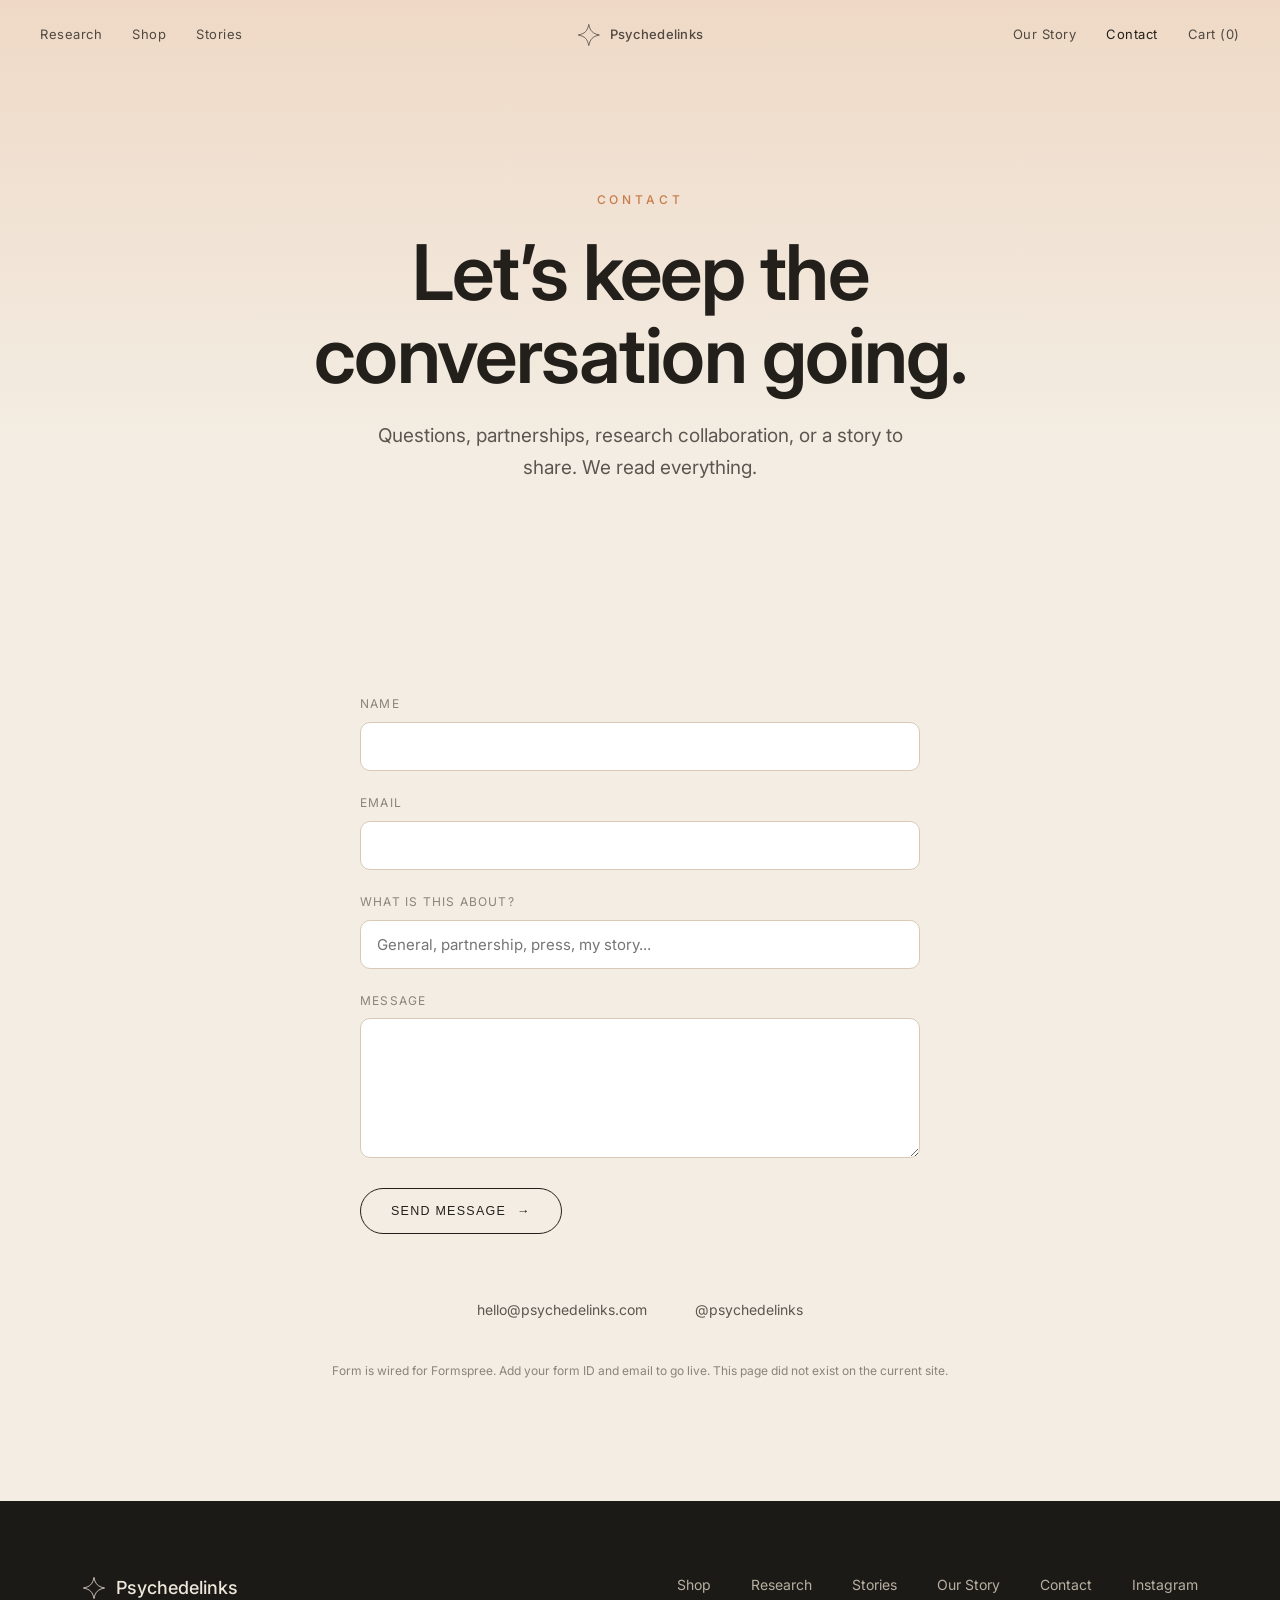
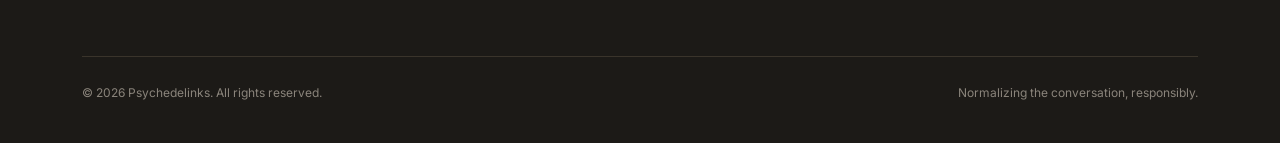
<file: contact.html>
<!DOCTYPE html>
<html lang="en">
<head>
<meta charset="utf-8" />
<meta name="viewport" content="width=device-width, initial-scale=1" />
<title>Contact — Psychedelinks</title>
<meta name="description" content="Get in touch with Psychedelinks. Questions, partnerships, or to share your story." />
<!-- Open Graph / social card (swap domain to psychedelinks.com at launch) -->
<meta property="og:type" content="website" />
<meta property="og:site_name" content="Psychedelinks" />
<meta property="og:title" content="Contact — Psychedelinks" />
<meta property="og:description" content="Get in touch with Psychedelinks. Questions, partnerships, or to share your story." />
<meta property="og:url" content="https://psychedelinks-preview.netlify.app/contact" />
<meta property="og:image" content="https://psychedelinks-preview.netlify.app/assets/og-card.jpg" />
<meta property="og:image:width" content="1200" />
<meta property="og:image:height" content="630" />
<meta name="twitter:card" content="summary_large_image" />
<meta name="twitter:title" content="Contact — Psychedelinks" />
<meta name="twitter:description" content="Get in touch with Psychedelinks. Questions, partnerships, or to share your story." />
<meta name="twitter:image" content="https://psychedelinks-preview.netlify.app/assets/og-card.jpg" />
<link rel="stylesheet" href="assets/css/main.css" />
</head>
<body>

<header class="nav">
  <div class="group">
    <a href="research.html">Research</a>
    <a href="shop.html">Shop</a>
    <a href="stories.html">Stories</a>
  </div>
  <a class="brand" href="index.html">
    <svg class="star" viewBox="0 0 100 100" fill="none"><path d="M50 6 C56 34 66 44 94 50 C66 56 56 66 50 94 C44 66 34 56 6 50 C34 44 44 34 50 6 Z" fill="none" stroke="currentColor" stroke-width="3.4" stroke-linejoin="round"/></svg>
    Psychedelinks
  </a>
  <div class="group right">
    <a href="our-story.html">Our Story</a>
    <a href="contact.html" class="active">Contact</a>
    <a href="shop.html">Cart (0)</a>
  </div>
</header>

<section class="page-hero">
  <div class="wrap">
    <div class="eyebrow reveal in">Contact</div>
    <h1 class="reveal in d1">Let&rsquo;s keep the conversation going.</h1>
    <p class="lead reveal in d1">Questions, partnerships, research collaboration, or a story to share. We read everything.</p>
  </div>
</section>

<section class="section">
  <div class="wrap">
    <!-- Formspree-ready: replace YOUR_FORM_ID after creating an endpoint at formspree.io -->
    <form class="form reveal" action="https://formspree.io/f/YOUR_FORM_ID" method="POST">
      <div class="field">
        <label for="name">Name</label>
        <input id="name" name="name" type="text" required />
      </div>
      <div class="field">
        <label for="email">Email</label>
        <input id="email" name="email" type="email" required />
      </div>
      <div class="field">
        <label for="topic">What is this about?</label>
        <input id="topic" name="topic" type="text" placeholder="General, partnership, press, my story..." />
      </div>
      <div class="field">
        <label for="message">Message</label>
        <textarea id="message" name="message" required></textarea>
      </div>
      <button class="btn" type="submit">Send message <span class="arrow">&rarr;</span></button>
    </form>

    <div class="contact-meta reveal d1">
      <span><a href="mailto:hello@psychedelinks.com">hello@psychedelinks.com</a></span>
      <span><a href="https://instagram.com/psychedelinks">@psychedelinks</a></span>
    </div>
    <p class="center soft" style="color:var(--ink-faint);font-size:12px;margin-top:40px">Form is wired for Formspree. Add your form ID and email to go live. This page did not exist on the current site.</p>
  </div>
</section>

<footer>
  <div class="wrap">
    <div class="cols">
      <a class="brand" href="index.html">
        <svg class="star" viewBox="0 0 100 100" fill="none"><path d="M50 6 C56 34 66 44 94 50 C66 56 56 66 50 94 C44 66 34 56 6 50 C34 44 44 34 50 6 Z" fill="none" stroke="currentColor" stroke-width="3.4" stroke-linejoin="round"/></svg>
        Psychedelinks
      </a>
      <nav class="fnav">
        <a href="shop.html">Shop</a>
        <a href="research.html">Research</a>
        <a href="stories.html">Stories</a>
        <a href="our-story.html">Our Story</a>
        <a href="contact.html">Contact</a>
        <a href="https://instagram.com/psychedelinks">Instagram</a>
      </nav>
    </div>
    <div class="fine">
      <span>&copy; 2026 Psychedelinks. All rights reserved.</span>
      <span>Normalizing the conversation, responsibly.</span>
    </div>
  </div>
</footer>

<script src="assets/js/main.js"></script>
</body>
</html>
</file>
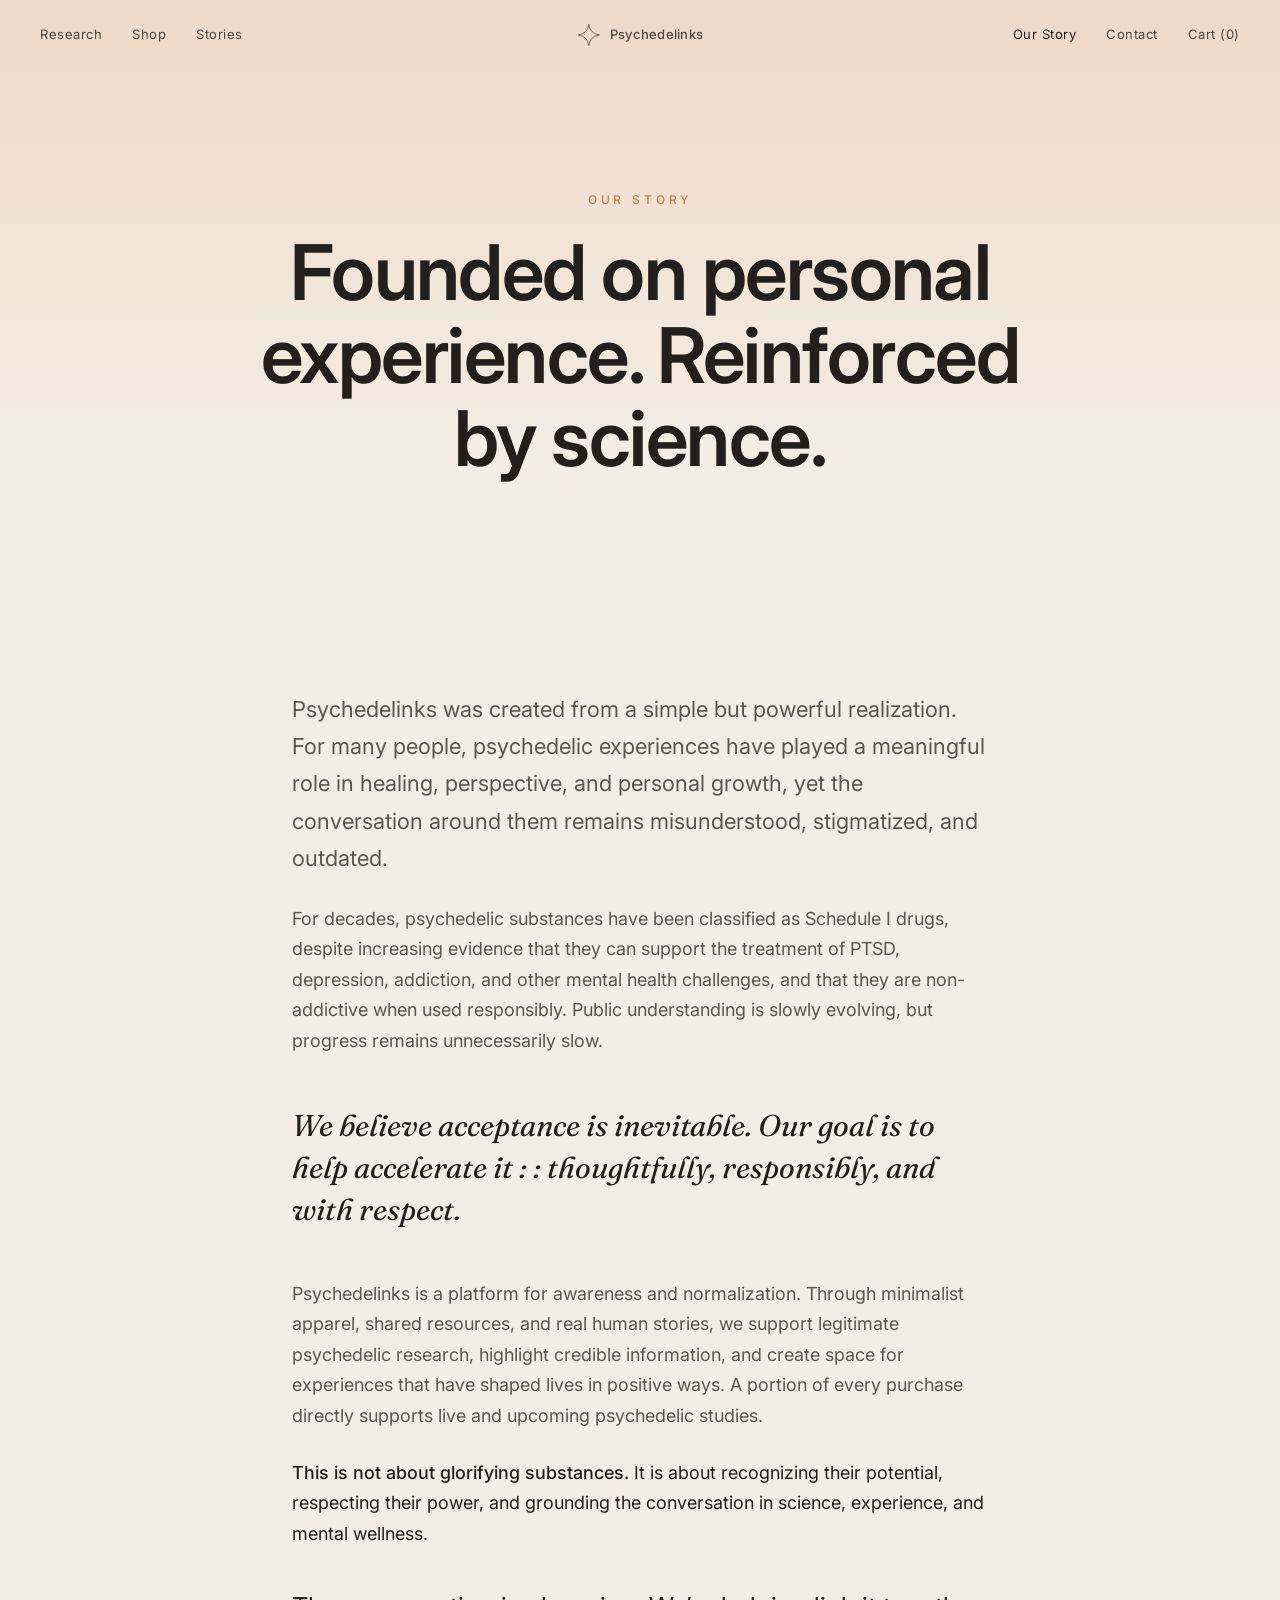
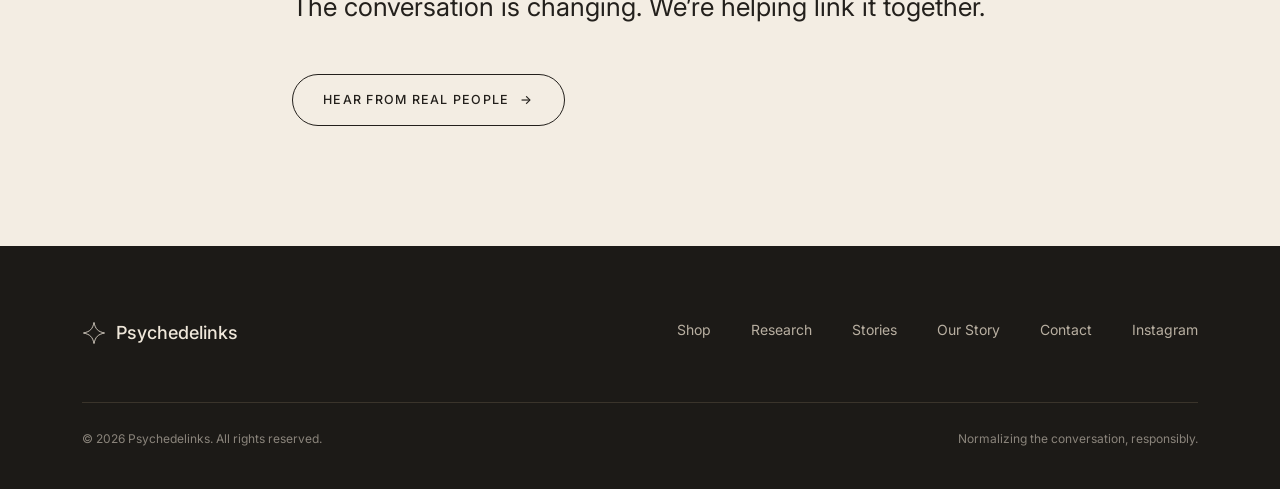
<file: our-story.html>
<!DOCTYPE html>
<html lang="en">
<head>
<meta charset="utf-8" />
<meta name="viewport" content="width=device-width, initial-scale=1" />
<title>Our Story — Psychedelinks</title>
<meta name="description" content="Founded on personal experience and reinforced by science. A platform for awareness and normalization." />
<!-- Open Graph / social card (swap domain to psychedelinks.com at launch) -->
<meta property="og:type" content="website" />
<meta property="og:site_name" content="Psychedelinks" />
<meta property="og:title" content="Our Story — Psychedelinks" />
<meta property="og:description" content="Founded on personal experience and reinforced by science. A platform for awareness and normalization." />
<meta property="og:url" content="https://psychedelinks-preview.netlify.app/our-story" />
<meta property="og:image" content="https://psychedelinks-preview.netlify.app/assets/og-card.jpg" />
<meta property="og:image:width" content="1200" />
<meta property="og:image:height" content="630" />
<meta name="twitter:card" content="summary_large_image" />
<meta name="twitter:title" content="Our Story — Psychedelinks" />
<meta name="twitter:description" content="Founded on personal experience and reinforced by science. A platform for awareness and normalization." />
<meta name="twitter:image" content="https://psychedelinks-preview.netlify.app/assets/og-card.jpg" />
<link rel="stylesheet" href="assets/css/main.css" />
</head>
<body>

<header class="nav">
  <div class="group">
    <a href="research.html">Research</a>
    <a href="shop.html">Shop</a>
    <a href="stories.html">Stories</a>
  </div>
  <a class="brand" href="index.html">
    <svg class="star" viewBox="0 0 100 100" fill="none"><path d="M50 6 C56 34 66 44 94 50 C66 56 56 66 50 94 C44 66 34 56 6 50 C34 44 44 34 50 6 Z" fill="none" stroke="currentColor" stroke-width="3.4" stroke-linejoin="round"/></svg>
    Psychedelinks
  </a>
  <div class="group right">
    <a href="our-story.html" class="active">Our Story</a>
    <a href="contact.html">Contact</a>
    <a href="shop.html">Cart (0)</a>
  </div>
</header>

<section class="page-hero">
  <div class="wrap">
    <div class="eyebrow reveal in">Our story</div>
    <h1 class="reveal in d1">Founded on personal experience. Reinforced by science.</h1>
  </div>
</section>

<section class="section">
  <div class="wrap measure">
    <p class="reveal" style="font-size:clamp(18px,1.9vw,22px);line-height:1.7;color:var(--ink-soft);margin-bottom:26px">Psychedelinks was created from a simple but powerful realization. For many people, psychedelic experiences have played a meaningful role in healing, perspective, and personal growth, yet the conversation around them remains misunderstood, stigmatized, and outdated.</p>

    <p class="reveal d1" style="font-size:18px;line-height:1.7;color:var(--ink-soft);margin-bottom:26px">For decades, psychedelic substances have been classified as Schedule I drugs, despite increasing evidence that they can support the treatment of PTSD, depression, addiction, and other mental health challenges, and that they are non-addictive when used responsibly. Public understanding is slowly evolving, but progress remains unnecessarily slow.</p>

    <p class="reveal d1" style="font-size:clamp(22px,3vw,30px);line-height:1.4;color:var(--ink);font-family:var(--font-serif);font-style:italic;margin:48px 0">We believe acceptance is inevitable. Our goal is to help accelerate it : : thoughtfully, responsibly, and with respect.</p>

    <p class="reveal d2" style="font-size:18px;line-height:1.7;color:var(--ink-soft);margin-bottom:26px">Psychedelinks is a platform for awareness and normalization. Through minimalist apparel, shared resources, and real human stories, we support legitimate psychedelic research, highlight credible information, and create space for experiences that have shaped lives in positive ways. A portion of every purchase directly supports live and upcoming psychedelic studies.</p>

    <p class="reveal d2" style="font-size:18px;line-height:1.7;color:var(--ink);margin-bottom:26px"><strong style="font-weight:500">This is not about glorifying substances.</strong> It is about recognizing their potential, respecting their power, and grounding the conversation in science, experience, and mental wellness.</p>

    <p class="reveal d3" style="font-size:clamp(20px,2.4vw,26px);line-height:1.4;color:var(--ink);margin-top:40px">The conversation is changing. We&rsquo;re helping link it together.</p>

    <div style="margin-top:48px" class="reveal d3"><a class="btn" href="stories.html">Hear from real people <span class="arrow">&rarr;</span></a></div>
  </div>
</section>

<footer>
  <div class="wrap">
    <div class="cols">
      <a class="brand" href="index.html">
        <svg class="star" viewBox="0 0 100 100" fill="none"><path d="M50 6 C56 34 66 44 94 50 C66 56 56 66 50 94 C44 66 34 56 6 50 C34 44 44 34 50 6 Z" fill="none" stroke="currentColor" stroke-width="3.4" stroke-linejoin="round"/></svg>
        Psychedelinks
      </a>
      <nav class="fnav">
        <a href="shop.html">Shop</a>
        <a href="research.html">Research</a>
        <a href="stories.html">Stories</a>
        <a href="our-story.html">Our Story</a>
        <a href="contact.html">Contact</a>
        <a href="https://instagram.com/psychedelinks">Instagram</a>
      </nav>
    </div>
    <div class="fine">
      <span>&copy; 2026 Psychedelinks. All rights reserved.</span>
      <span>Normalizing the conversation, responsibly.</span>
    </div>
  </div>
</footer>

<script src="assets/js/main.js"></script>
</body>
</html>
</file>
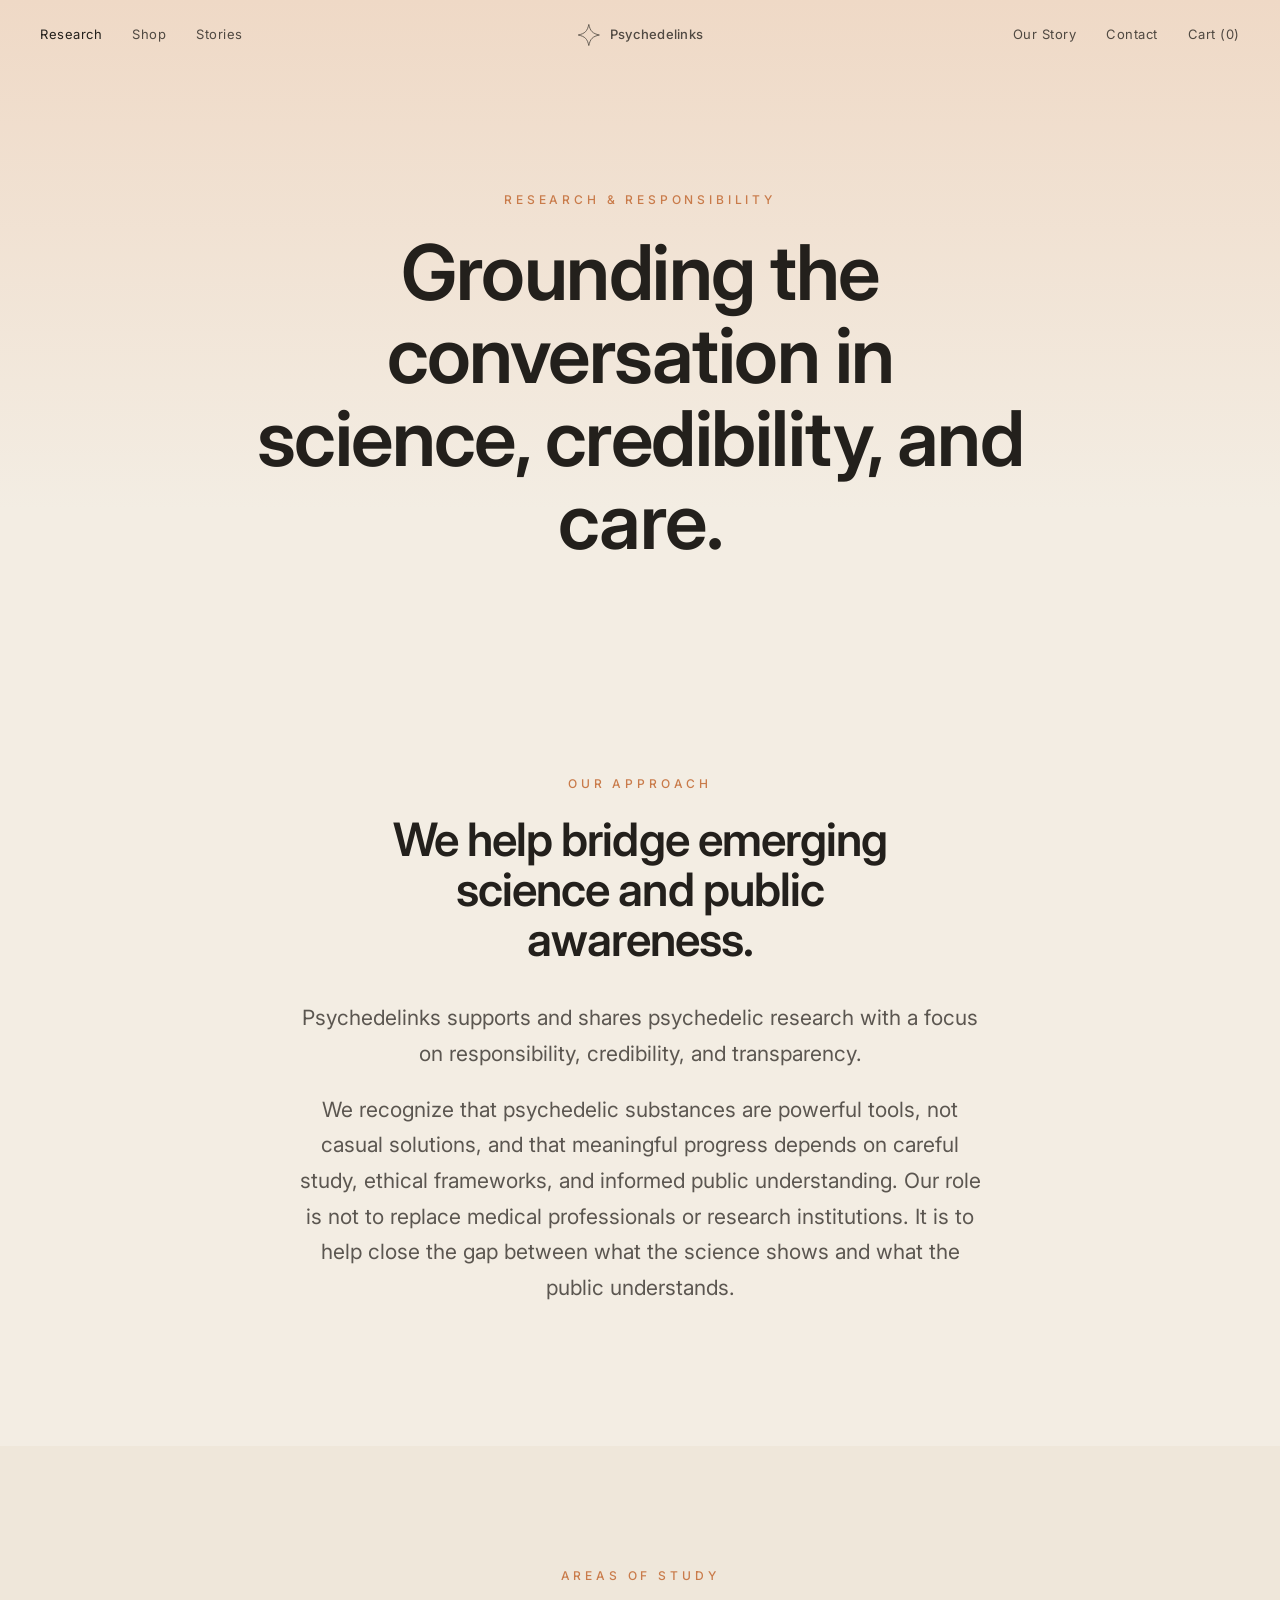
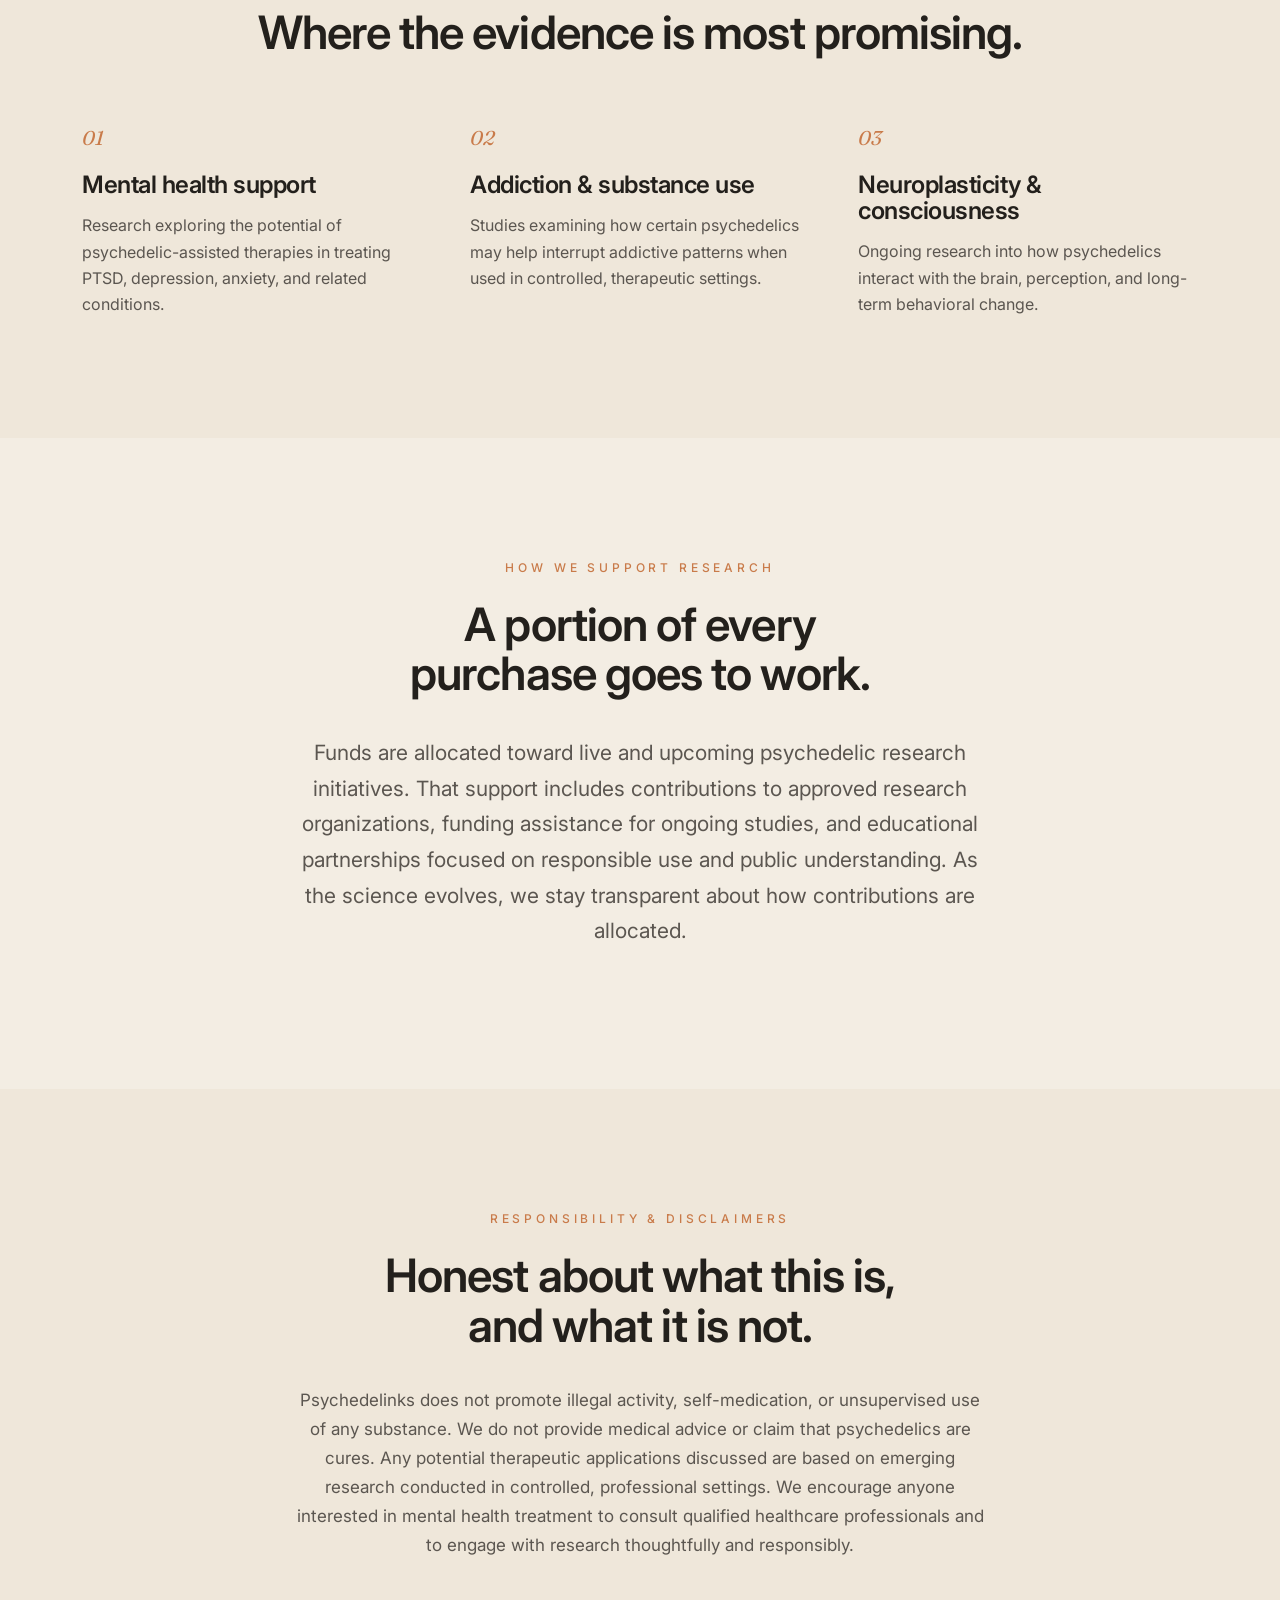
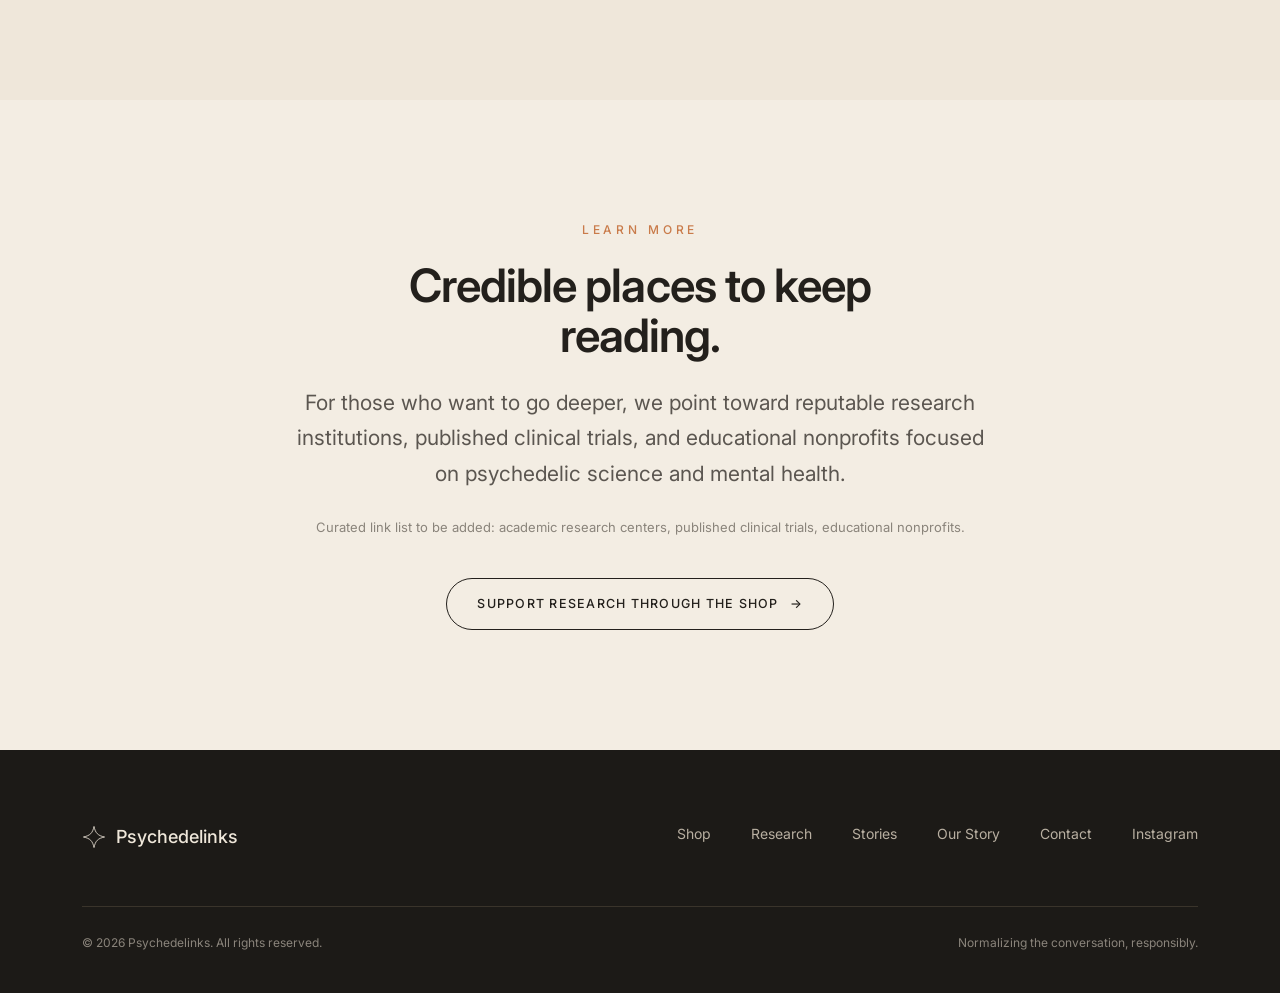
<file: research.html>
<!DOCTYPE html>
<html lang="en">
<head>
<meta charset="utf-8" />
<meta name="viewport" content="width=device-width, initial-scale=1" />
<title>Research & Responsibility — Psychedelinks</title>
<meta name="description" content="Grounding the conversation in science, credibility, and care." />
<!-- Open Graph / social card (swap domain to psychedelinks.com at launch) -->
<meta property="og:type" content="website" />
<meta property="og:site_name" content="Psychedelinks" />
<meta property="og:title" content="Research & Responsibility — Psychedelinks" />
<meta property="og:description" content="Grounding the conversation in science, credibility, and care." />
<meta property="og:url" content="https://psychedelinks-preview.netlify.app/research" />
<meta property="og:image" content="https://psychedelinks-preview.netlify.app/assets/og-card.jpg" />
<meta property="og:image:width" content="1200" />
<meta property="og:image:height" content="630" />
<meta name="twitter:card" content="summary_large_image" />
<meta name="twitter:title" content="Research & Responsibility — Psychedelinks" />
<meta name="twitter:description" content="Grounding the conversation in science, credibility, and care." />
<meta name="twitter:image" content="https://psychedelinks-preview.netlify.app/assets/og-card.jpg" />
<link rel="stylesheet" href="assets/css/main.css" />
</head>
<body>

<header class="nav">
  <div class="group">
    <a href="research.html" class="active">Research</a>
    <a href="shop.html">Shop</a>
    <a href="stories.html">Stories</a>
  </div>
  <a class="brand" href="index.html">
    <svg class="star" viewBox="0 0 100 100" fill="none"><path d="M50 6 C56 34 66 44 94 50 C66 56 56 66 50 94 C44 66 34 56 6 50 C34 44 44 34 50 6 Z" fill="none" stroke="currentColor" stroke-width="3.4" stroke-linejoin="round"/></svg>
    Psychedelinks
  </a>
  <div class="group right">
    <a href="our-story.html">Our Story</a>
    <a href="contact.html">Contact</a>
    <a href="shop.html">Cart (0)</a>
  </div>
</header>

<section class="page-hero">
  <div class="wrap">
    <div class="eyebrow reveal in">Research & responsibility</div>
    <h1 class="reveal in d1">Grounding the conversation in science, credibility, and care.</h1>
  </div>
</section>

<!-- OUR APPROACH -->
<section class="section">
  <div class="wrap measure center">
    <div class="eyebrow reveal">Our approach</div>
    <h2 class="reveal d1" style="max-width:20ch;margin:0 auto 36px">We help bridge emerging science and public awareness.</h2>
    <p class="lead reveal d1">Psychedelinks supports and shares psychedelic research with a focus on responsibility, credibility, and transparency.</p>
    <p class="lead reveal d2" style="margin-top:20px">We recognize that psychedelic substances are powerful tools, not casual solutions, and that meaningful progress depends on careful study, ethical frameworks, and informed public understanding. Our role is not to replace medical professionals or research institutions. It is to help close the gap between what the science shows and what the public understands.</p>
  </div>
</section>

<!-- AREAS OF STUDY -->
<section class="section band">
  <div class="wrap">
    <div class="center" style="margin-bottom:64px">
      <div class="eyebrow reveal">Areas of study</div>
      <h2 class="reveal d1">Where the evidence is most promising.</h2>
    </div>
    <div class="grid-3">
      <div class="pillar reveal">
        <span class="num">01</span>
        <h3>Mental health support</h3>
        <p class="soft">Research exploring the potential of psychedelic-assisted therapies in treating PTSD, depression, anxiety, and related conditions.</p>
      </div>
      <div class="pillar reveal d1">
        <span class="num">02</span>
        <h3>Addiction & substance use</h3>
        <p class="soft">Studies examining how certain psychedelics may help interrupt addictive patterns when used in controlled, therapeutic settings.</p>
      </div>
      <div class="pillar reveal d2">
        <span class="num">03</span>
        <h3>Neuroplasticity & consciousness</h3>
        <p class="soft">Ongoing research into how psychedelics interact with the brain, perception, and long-term behavioral change.</p>
      </div>
    </div>
  </div>
</section>

<!-- HOW WE SUPPORT -->
<section class="section">
  <div class="wrap measure center">
    <div class="eyebrow reveal">How we support research</div>
    <h2 class="reveal d1" style="max-width:18ch;margin:0 auto 36px">A portion of every purchase goes to work.</h2>
    <p class="lead reveal d1">Funds are allocated toward live and upcoming psychedelic research initiatives. That support includes contributions to approved research organizations, funding assistance for ongoing studies, and educational partnerships focused on responsible use and public understanding. As the science evolves, we stay transparent about how contributions are allocated.</p>
  </div>
</section>

<!-- RESPONSIBILITY -->
<section class="section band">
  <div class="wrap measure center">
    <div class="eyebrow reveal">Responsibility & disclaimers</div>
    <h2 class="reveal d1" style="max-width:20ch;margin:0 auto 36px">Honest about what this is, and what it is not.</h2>
    <p class="reveal d1 soft" style="font-size:17px">Psychedelinks does not promote illegal activity, self-medication, or unsupervised use of any substance. We do not provide medical advice or claim that psychedelics are cures. Any potential therapeutic applications discussed are based on emerging research conducted in controlled, professional settings. We encourage anyone interested in mental health treatment to consult qualified healthcare professionals and to engage with research thoughtfully and responsibly.</p>
  </div>
</section>

<!-- EXTERNAL RESOURCES -->
<section class="section">
  <div class="wrap measure center">
    <div class="eyebrow reveal">Learn more</div>
    <h2 class="reveal d1" style="max-width:18ch;margin:0 auto 24px">Credible places to keep reading.</h2>
    <p class="lead reveal d1">For those who want to go deeper, we point toward reputable research institutions, published clinical trials, and educational nonprofits focused on psychedelic science and mental health.</p>
    <p class="soft reveal d2" style="margin-top:24px;font-size:13px;color:var(--ink-faint)">Curated link list to be added: academic research centers, published clinical trials, educational nonprofits.</p>
    <div style="margin-top:40px" class="reveal d2"><a class="btn" href="shop.html">Support research through the shop <span class="arrow">&rarr;</span></a></div>
  </div>
</section>

<footer>
  <div class="wrap">
    <div class="cols">
      <a class="brand" href="index.html">
        <svg class="star" viewBox="0 0 100 100" fill="none"><path d="M50 6 C56 34 66 44 94 50 C66 56 56 66 50 94 C44 66 34 56 6 50 C34 44 44 34 50 6 Z" fill="none" stroke="currentColor" stroke-width="3.4" stroke-linejoin="round"/></svg>
        Psychedelinks
      </a>
      <nav class="fnav">
        <a href="shop.html">Shop</a>
        <a href="research.html">Research</a>
        <a href="stories.html">Stories</a>
        <a href="our-story.html">Our Story</a>
        <a href="contact.html">Contact</a>
        <a href="https://instagram.com/psychedelinks">Instagram</a>
      </nav>
    </div>
    <div class="fine">
      <span>&copy; 2026 Psychedelinks. All rights reserved.</span>
      <span>Normalizing the conversation, responsibly.</span>
    </div>
  </div>
</footer>

<script src="assets/js/main.js"></script>
</body>
</html>
</file>
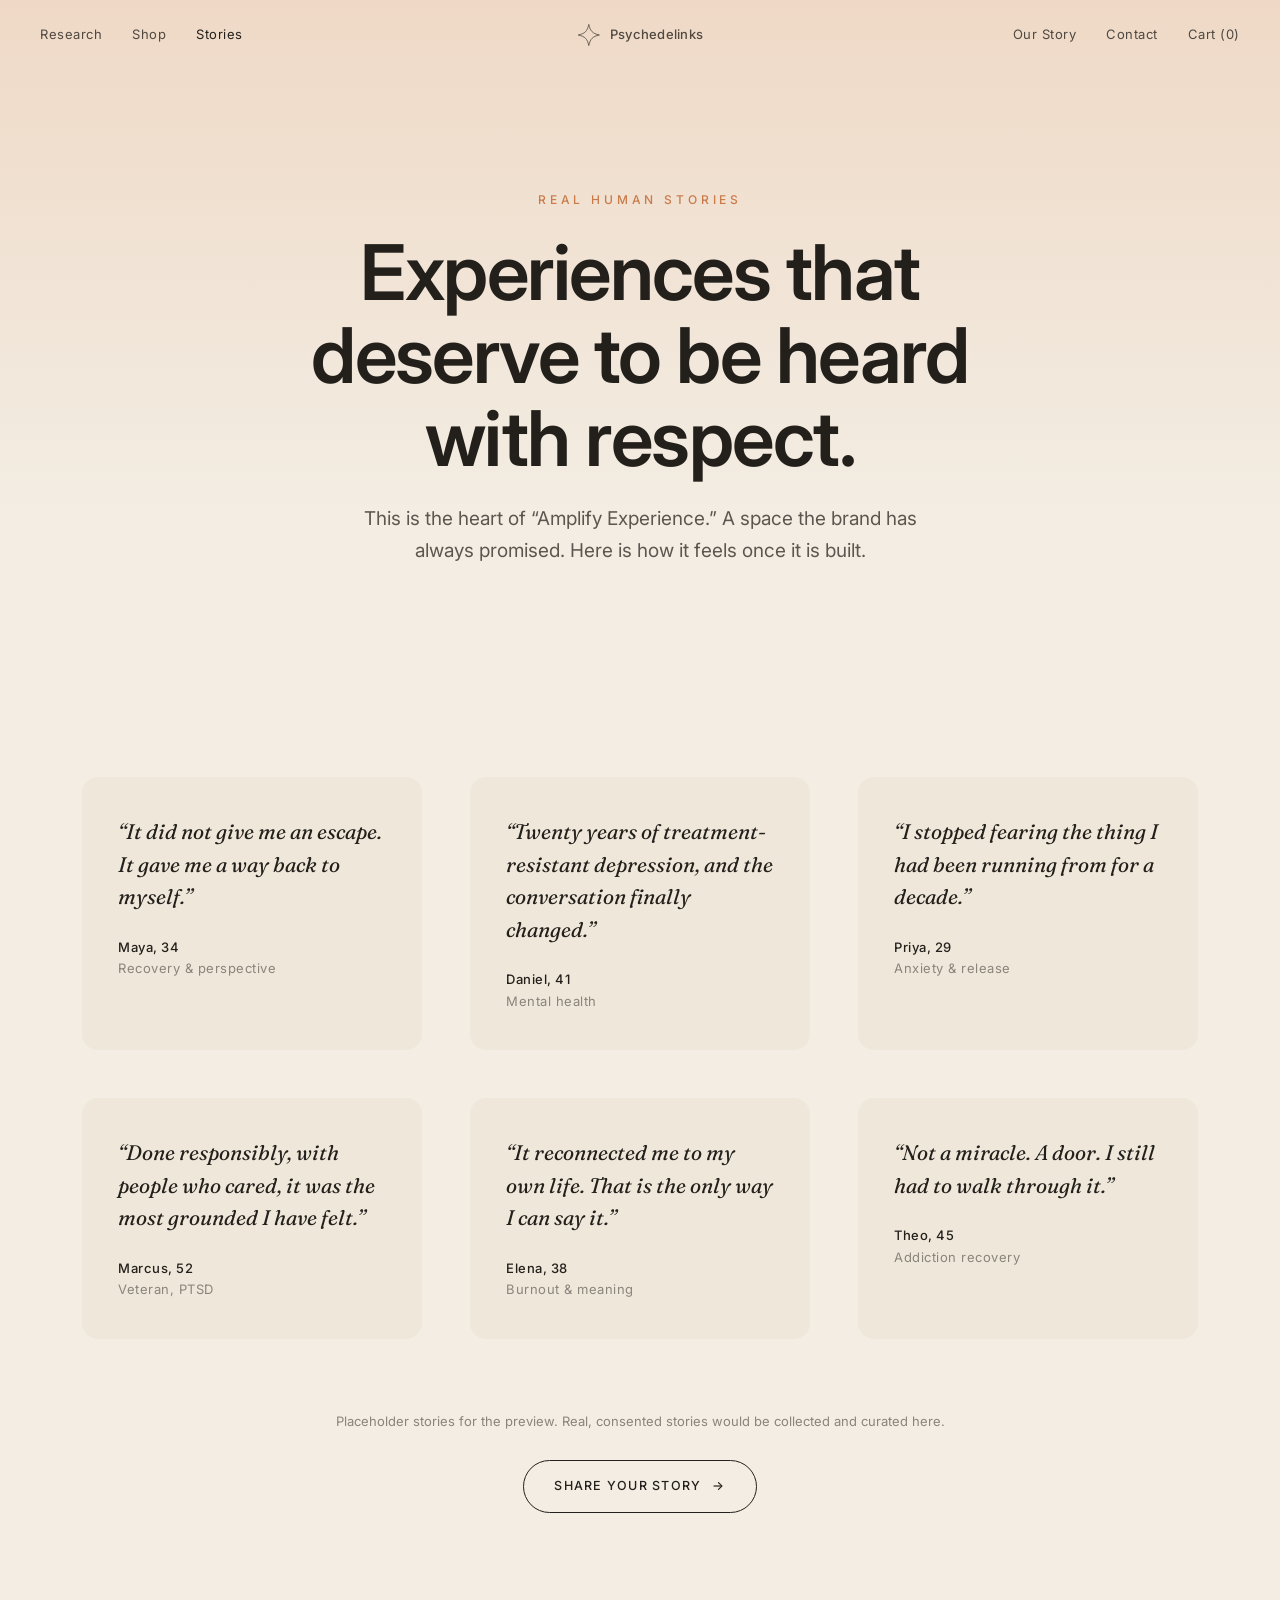
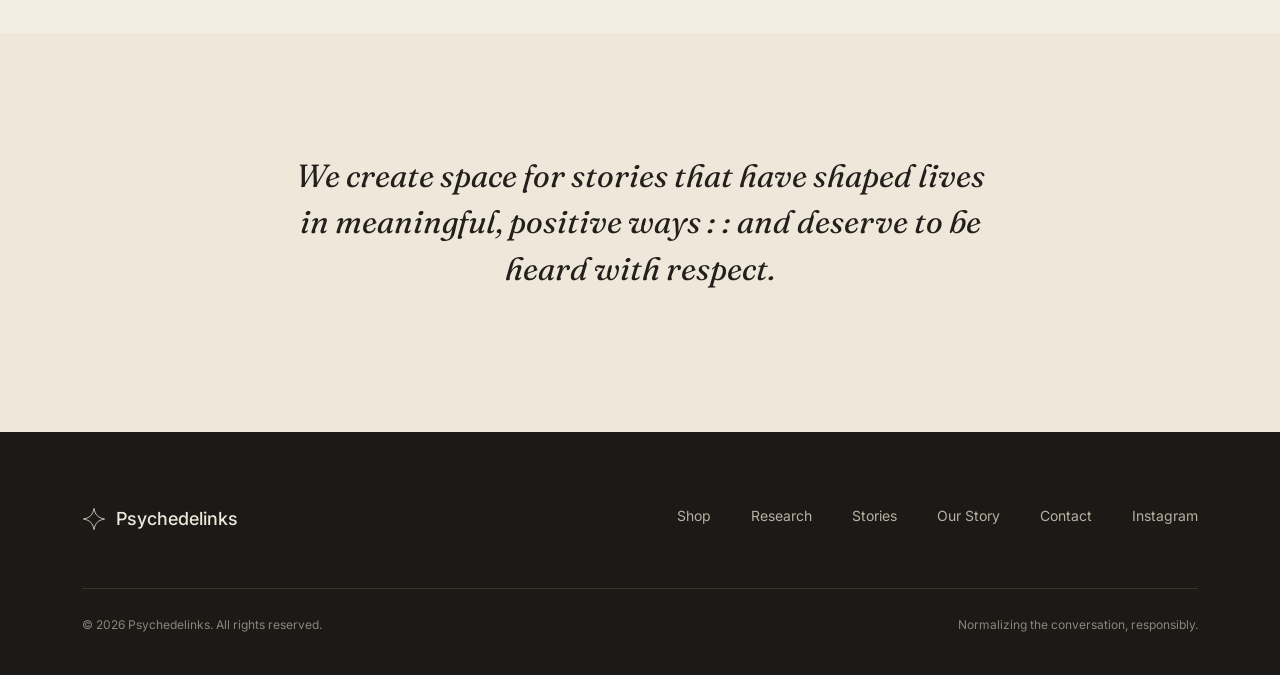
<file: stories.html>
<!DOCTYPE html>
<html lang="en">
<head>
<meta charset="utf-8" />
<meta name="viewport" content="width=device-width, initial-scale=1" />
<title>Stories — Psychedelinks</title>
<meta name="description" content="Real human stories. Experiences that have shaped lives in meaningful, positive ways." />
<!-- Open Graph / social card (swap domain to psychedelinks.com at launch) -->
<meta property="og:type" content="website" />
<meta property="og:site_name" content="Psychedelinks" />
<meta property="og:title" content="Stories — Psychedelinks" />
<meta property="og:description" content="Real human stories. Experiences that have shaped lives in meaningful, positive ways." />
<meta property="og:url" content="https://psychedelinks-preview.netlify.app/stories" />
<meta property="og:image" content="https://psychedelinks-preview.netlify.app/assets/og-card.jpg" />
<meta property="og:image:width" content="1200" />
<meta property="og:image:height" content="630" />
<meta name="twitter:card" content="summary_large_image" />
<meta name="twitter:title" content="Stories — Psychedelinks" />
<meta name="twitter:description" content="Real human stories. Experiences that have shaped lives in meaningful, positive ways." />
<meta name="twitter:image" content="https://psychedelinks-preview.netlify.app/assets/og-card.jpg" />
<link rel="stylesheet" href="assets/css/main.css" />
</head>
<body>

<header class="nav">
  <div class="group">
    <a href="research.html">Research</a>
    <a href="shop.html">Shop</a>
    <a href="stories.html" class="active">Stories</a>
  </div>
  <a class="brand" href="index.html">
    <svg class="star" viewBox="0 0 100 100" fill="none"><path d="M50 6 C56 34 66 44 94 50 C66 56 56 66 50 94 C44 66 34 56 6 50 C34 44 44 34 50 6 Z" fill="none" stroke="currentColor" stroke-width="3.4" stroke-linejoin="round"/></svg>
    Psychedelinks
  </a>
  <div class="group right">
    <a href="our-story.html">Our Story</a>
    <a href="contact.html">Contact</a>
    <a href="shop.html">Cart (0)</a>
  </div>
</header>

<section class="page-hero">
  <div class="wrap">
    <div class="eyebrow reveal in">Real human stories</div>
    <h1 class="reveal in d1">Experiences that deserve to be heard with respect.</h1>
    <p class="lead reveal in d1">This is the heart of &ldquo;Amplify Experience.&rdquo; A space the brand has always promised. Here is how it feels once it is built.</p>
  </div>
</section>

<section class="section">
  <div class="wrap">
    <div class="grid-3">
      <div class="story reveal">
        <p class="quote">&ldquo;It did not give me an escape. It gave me a way back to myself.&rdquo;</p>
        <p class="who"><strong>Maya, 34</strong> Recovery & perspective</p>
      </div>
      <div class="story reveal d1">
        <p class="quote">&ldquo;Twenty years of treatment-resistant depression, and the conversation finally changed.&rdquo;</p>
        <p class="who"><strong>Daniel, 41</strong> Mental health</p>
      </div>
      <div class="story reveal d2">
        <p class="quote">&ldquo;I stopped fearing the thing I had been running from for a decade.&rdquo;</p>
        <p class="who"><strong>Priya, 29</strong> Anxiety & release</p>
      </div>
      <div class="story reveal">
        <p class="quote">&ldquo;Done responsibly, with people who cared, it was the most grounded I have felt.&rdquo;</p>
        <p class="who"><strong>Marcus, 52</strong> Veteran, PTSD</p>
      </div>
      <div class="story reveal d1">
        <p class="quote">&ldquo;It reconnected me to my own life. That is the only way I can say it.&rdquo;</p>
        <p class="who"><strong>Elena, 38</strong> Burnout & meaning</p>
      </div>
      <div class="story reveal d2">
        <p class="quote">&ldquo;Not a miracle. A door. I still had to walk through it.&rdquo;</p>
        <p class="who"><strong>Theo, 45</strong> Addiction recovery</p>
      </div>
    </div>

    <div class="center" style="margin-top:72px">
      <p class="soft reveal" style="color:var(--ink-faint);font-size:13px;margin-bottom:28px">Placeholder stories for the preview. Real, consented stories would be collected and curated here.</p>
      <a class="btn reveal d1" href="contact.html">Share your story <span class="arrow">&rarr;</span></a>
    </div>
  </div>
</section>

<section class="section band">
  <div class="wrap measure center">
    <p class="serif-accent reveal" style="font-size:clamp(22px,3vw,32px);line-height:1.45;color:var(--ink)">
      We create space for stories that have shaped lives in meaningful, positive ways : : and deserve to be heard with respect.
    </p>
  </div>
</section>

<footer>
  <div class="wrap">
    <div class="cols">
      <a class="brand" href="index.html">
        <svg class="star" viewBox="0 0 100 100" fill="none"><path d="M50 6 C56 34 66 44 94 50 C66 56 56 66 50 94 C44 66 34 56 6 50 C34 44 44 34 50 6 Z" fill="none" stroke="currentColor" stroke-width="3.4" stroke-linejoin="round"/></svg>
        Psychedelinks
      </a>
      <nav class="fnav">
        <a href="shop.html">Shop</a>
        <a href="research.html">Research</a>
        <a href="stories.html">Stories</a>
        <a href="our-story.html">Our Story</a>
        <a href="contact.html">Contact</a>
        <a href="https://instagram.com/psychedelinks">Instagram</a>
      </nav>
    </div>
    <div class="fine">
      <span>&copy; 2026 Psychedelinks. All rights reserved.</span>
      <span>Normalizing the conversation, responsibly.</span>
    </div>
  </div>
</footer>

<script src="assets/js/main.js"></script>
</body>
</html>
</file>
<file: assets/css/main.css>
/* =========================================================
   Psychedelinks — Design System
   Brand palette: warm dawn / calm confidence
   Two themes: light (brand pages) + dark (shop)
   ========================================================= */

@import url('https://fonts.googleapis.com/css2?family=Inter:wght@300;400;500;600&family=Fraunces:ital,opsz,wght@0,9..144,400;1,9..144,400&display=swap');

:root{
  --ink:#23201c;
  --ink-soft:#5b5650;
  --ink-faint:#8a847b;
  --paper:#f3ede3;
  --paper-2:#efe7da;
  --line:#d8cab6;
  --accent:#c97b4a;
  --accent-deep:#a85f33;

  --dark:#1c1a17;
  --dark-2:#242019;
  --dark-line:#3a342b;
  --dark-text:#efe7da;
  --dark-text-soft:#b8afa1;

  --maxw:1180px;
  --ease:cubic-bezier(.2,.7,.2,1);
  --font-sans:'Inter',-apple-system,BlinkMacSystemFont,'Helvetica Neue',Arial,sans-serif;
  --font-serif:'Fraunces',Georgia,serif;
}

*{margin:0;padding:0;box-sizing:border-box}
html{scroll-behavior:smooth}
body{
  font-family:var(--font-sans);
  color:var(--ink);
  background:var(--paper);
  -webkit-font-smoothing:antialiased;
  font-weight:400;
  line-height:1.65;
}
img{max-width:100%;display:block}
a{color:inherit;text-decoration:none}

/* ---------- layout helpers ---------- */
.wrap{max-width:var(--maxw);margin:0 auto;padding:0 32px}
.section{padding:120px 0}
.center{text-align:center}
.eyebrow{
  font-size:12px;letter-spacing:.32em;text-transform:uppercase;
  color:var(--accent);font-weight:500;margin-bottom:22px;
}
h1,h2,h3{font-weight:600;letter-spacing:-.02em;line-height:1.08}
h1{font-size:clamp(34px,6vw,78px)}
h2{font-size:clamp(28px,4vw,46px)}
h3{font-size:clamp(19px,2vw,24px)}
.lead{font-size:clamp(16px,1.5vw,19px);color:var(--ink-soft);line-height:1.7}
.soft{color:var(--ink-soft)}
.serif-accent{font-family:var(--font-serif);font-style:italic;font-weight:400}

/* ---------- buttons ---------- */
.btn{
  display:inline-flex;align-items:center;gap:11px;
  padding:15px 30px;border-radius:40px;border:1px solid var(--ink);
  background:transparent;color:var(--ink);cursor:pointer;
  font-size:12.5px;letter-spacing:.1em;text-transform:uppercase;font-weight:500;
  transition:background .35s var(--ease),color .35s var(--ease),transform .35s var(--ease);
}
.btn .arrow{transition:transform .35s var(--ease)}
.btn:hover{background:var(--ink);color:var(--paper);transform:translateY(-2px)}
.btn:hover .arrow{transform:translateX(5px)}
.btn-light{border-color:var(--dark-text);color:var(--dark-text)}
.btn-light:hover{background:var(--dark-text);color:var(--dark)}

/* ---------- nav ---------- */
.nav{
  position:fixed;top:0;left:0;right:0;z-index:50;
  display:flex;align-items:center;justify-content:space-between;
  padding:24px 40px;font-size:13px;letter-spacing:.04em;
  transition:background .4s var(--ease),padding .4s var(--ease),box-shadow .4s var(--ease);
}
.nav.scrolled{background:rgba(243,237,227,.86);backdrop-filter:blur(12px);padding:16px 40px;box-shadow:0 1px 0 var(--line)}
.nav .group{display:flex;gap:30px;align-items:center;flex:1}
.nav .group.right{justify-content:flex-end}
.nav a{opacity:.78;transition:opacity .3s}
.nav a:hover,.nav a.active{opacity:1}
.nav .brand{position:absolute;left:50%;transform:translateX(-50%);display:flex;align-items:center;gap:9px;font-weight:500;letter-spacing:.02em}
.nav.dark{color:var(--dark-text)}
.nav.dark.scrolled{background:rgba(28,26,23,.86);box-shadow:0 1px 0 var(--dark-line)}
.star{width:24px;height:24px}

/* ---------- hero (home) ---------- */
.stage{position:relative;height:100vh;min-height:640px;width:100%;overflow:hidden;
  background:radial-gradient(120% 92% at 50% 120%, #f6d9b8 0%, #f1cdb0 18%, #efd9c6 38%, #f3ede3 64%);}
canvas#net{position:absolute;inset:0;width:100%;height:100%;display:block}
.hero{position:absolute;inset:0;z-index:3;display:flex;flex-direction:column;align-items:center;justify-content:center;text-align:center;padding:0 24px}
.hero h1{max-width:15ch}
.hero .lead{margin-top:24px;max-width:46ch}
.hero .btn{margin-top:40px}
.scroll-hint{position:absolute;bottom:30px;left:50%;transform:translateX(-50%);z-index:3;font-size:11px;letter-spacing:.24em;text-transform:uppercase;color:var(--ink-soft);opacity:.7}

/* ---------- page hero (interior) ---------- */
.page-hero{padding:190px 0 90px;text-align:center;background:linear-gradient(180deg,#efd9c6 0%,var(--paper) 78%)}
.page-hero h1{max-width:16ch;margin:0 auto}
.page-hero .lead{max-width:48ch;margin:22px auto 0}

/* ---------- reveal animation ---------- */
.reveal{opacity:0;transform:translateY(26px);transition:opacity .9s var(--ease),transform .9s var(--ease)}
.reveal.in{opacity:1;transform:none}
.reveal.d1{transition-delay:.08s}.reveal.d2{transition-delay:.16s}.reveal.d3{transition-delay:.24s}

/* ---------- pillars / grids ---------- */
.grid-3{display:grid;grid-template-columns:repeat(3,1fr);gap:48px}
.grid-2{display:grid;grid-template-columns:repeat(2,1fr);gap:56px;align-items:center}
.pillar h3{margin-bottom:14px}
.pillar .num{font-family:var(--font-serif);font-style:italic;font-size:20px;color:var(--accent);display:block;margin-bottom:18px}

/* ---------- mission band ---------- */
.band{background:var(--paper-2)}
.measure{max-width:760px;margin:0 auto}
.measure p{margin-bottom:20px;font-size:clamp(17px,1.7vw,21px);line-height:1.7;color:var(--ink-soft)}
.measure p strong{color:var(--ink);font-weight:500}
.pause{color:var(--accent);font-weight:500}

/* ---------- funding tracker ---------- */
.tracker{display:flex;gap:64px;justify-content:center;flex-wrap:wrap;margin-top:8px}
.stat{text-align:center}
.stat .big{font-size:clamp(40px,5vw,64px);font-weight:600;letter-spacing:-.03em;line-height:1}
.stat .label{margin-top:12px;font-size:12px;letter-spacing:.18em;text-transform:uppercase;color:var(--ink-faint)}

/* ---------- featured products strip ---------- */
.prod-row{display:grid;grid-template-columns:repeat(4,1fr);gap:24px}
.card{transition:transform .4s var(--ease)}
.card:hover{transform:translateY(-6px)}
.card .thumb{aspect-ratio:4/5;border-radius:14px;overflow:hidden;background:#fff;display:flex;align-items:center;justify-content:center;position:relative}
.card .thumb img{width:100%;height:100%;object-fit:cover;display:block;transition:transform .6s var(--ease)}
.card:hover .thumb img{transform:scale(1.04)}
.card .thumb .ph{font-size:12px;letter-spacing:.18em;text-transform:uppercase;color:var(--ink-faint)}
.card .name{margin-top:16px;font-weight:500;font-size:15px}
.card .price{color:var(--ink-soft);font-size:14px;margin-top:3px}

/* ---------- shop (dark) ---------- */
body.shop{background:var(--dark);color:var(--dark-text)}
body.shop a{color:var(--dark-text)}
.shop-hero{height:46vh;min-height:340px;display:flex;align-items:flex-end;padding:0 0 40px;
  background:linear-gradient(135deg,#d8632e 0%,#e7a23a 30%,#6cae8f 62%,#3f6f9e 100%);position:relative}
.shop-hero::after{content:"";position:absolute;inset:0;background:radial-gradient(120% 140% at 50% -10%,transparent 40%,rgba(28,26,23,.55) 100%)}
.shop-hero .wrap{position:relative;z-index:2}
.shop-hero h1{color:#fff}
.filters{display:flex;gap:8px;justify-content:center;flex-wrap:wrap;margin:54px 0 48px}
.filters button{background:transparent;border:1px solid var(--dark-line);color:var(--dark-text-soft);
  padding:9px 22px;border-radius:30px;cursor:pointer;font-size:12.5px;letter-spacing:.08em;font-weight:500;
  transition:all .3s var(--ease)}
.filters button:hover{color:var(--dark-text);border-color:var(--dark-text-soft)}
.filters button.active{background:var(--dark-text);color:var(--dark);border-color:var(--dark-text)}
.shop-grid{display:grid;grid-template-columns:repeat(4,1fr);gap:26px}
.shop-grid .card .thumb{background:#fff}
.shop-grid .card .thumb .ph{color:var(--ink-faint)}
.shop-grid .card .name{color:var(--dark-text)}
.shop-grid .card .price{color:var(--dark-text-soft)}
.shop-grid .card.hide{display:none}

/* ---------- stories ---------- */
.story{background:var(--paper-2);border-radius:16px;padding:38px 36px;height:100%}
.story .quote{font-family:var(--font-serif);font-style:italic;font-size:21px;line-height:1.55;color:var(--ink)}
.story .who{margin-top:24px;font-size:13px;letter-spacing:.04em;color:var(--ink-faint)}
.story .who strong{color:var(--ink);font-weight:500;display:block;font-style:normal}

/* ---------- contact ---------- */
.form{max-width:560px;margin:0 auto;text-align:left}
.field{margin-bottom:22px}
.field label{display:block;font-size:12px;letter-spacing:.1em;text-transform:uppercase;color:var(--ink-faint);margin-bottom:8px}
.field input,.field textarea{width:100%;padding:14px 16px;border:1px solid var(--line);border-radius:10px;
  background:#fff;font-family:inherit;font-size:15px;color:var(--ink);transition:border-color .3s}
.field input:focus,.field textarea:focus{outline:none;border-color:var(--accent)}
.field textarea{min-height:140px;resize:vertical}
.contact-meta{display:flex;gap:48px;justify-content:center;flex-wrap:wrap;margin-top:64px;font-size:14px;color:var(--ink-soft)}
.contact-meta a:hover{color:var(--accent)}

/* ---------- footer ---------- */
footer{background:var(--dark);color:var(--dark-text);padding:72px 0 40px}
footer .cols{display:flex;justify-content:space-between;flex-wrap:wrap;gap:40px;align-items:flex-start}
footer .brand{display:flex;align-items:center;gap:10px;font-weight:500;font-size:18px}
footer .fnav{display:flex;gap:40px;flex-wrap:wrap}
footer .fnav a{color:var(--dark-text-soft);font-size:14px;transition:color .3s}
footer .fnav a:hover{color:var(--dark-text)}
footer .fine{margin-top:54px;padding-top:26px;border-top:1px solid var(--dark-line);
  display:flex;justify-content:space-between;flex-wrap:wrap;gap:12px;font-size:12px;color:var(--ink-faint)}

/* ---------- responsive ---------- */
@media(max-width:860px){
  .grid-3,.prod-row,.shop-grid{grid-template-columns:repeat(2,1fr)}
  .grid-2{grid-template-columns:1fr;gap:32px}
  .section{padding:80px 0}
  .nav .group{display:none}
  .nav .brand{position:static;transform:none}
  .nav{justify-content:center}
}
@media(max-width:520px){
  .prod-row,.shop-grid{grid-template-columns:1fr 1fr}
  .tracker{gap:36px}
  .wrap{padding:0 22px}
}
</file>
